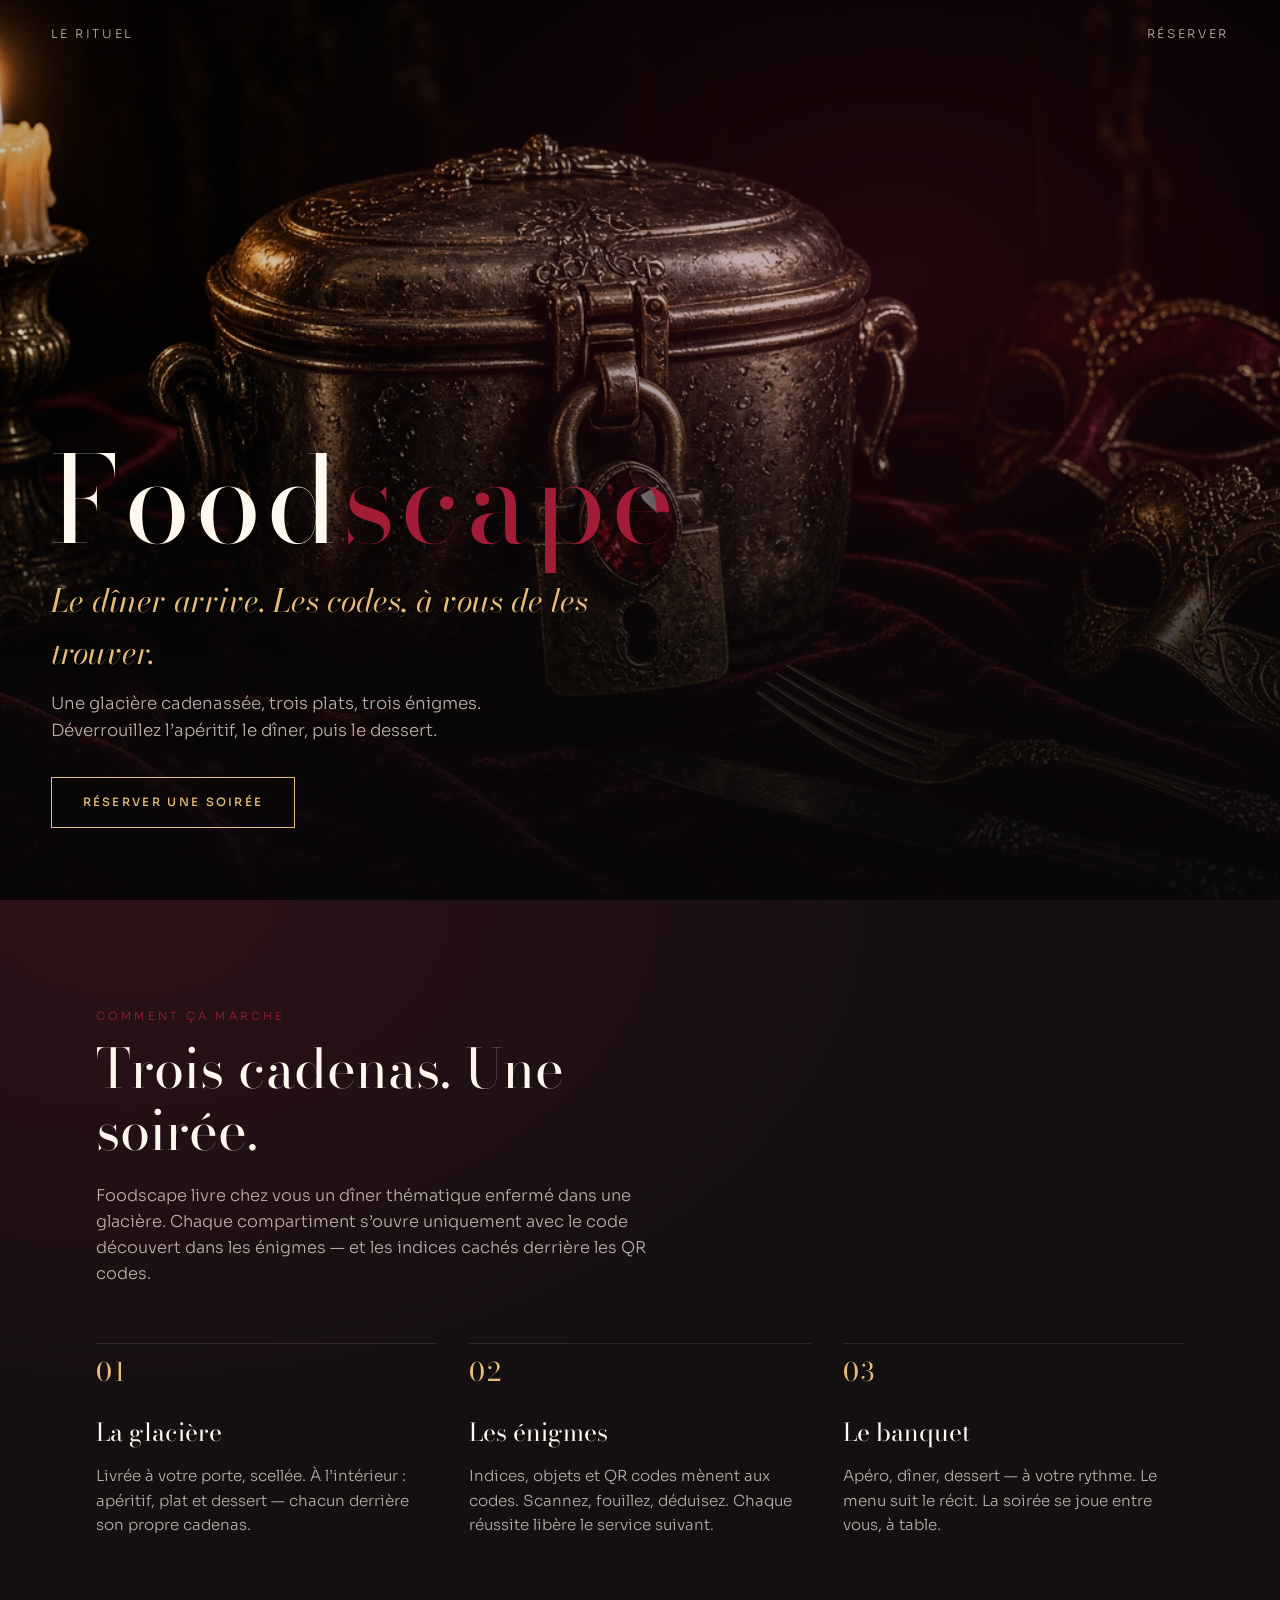
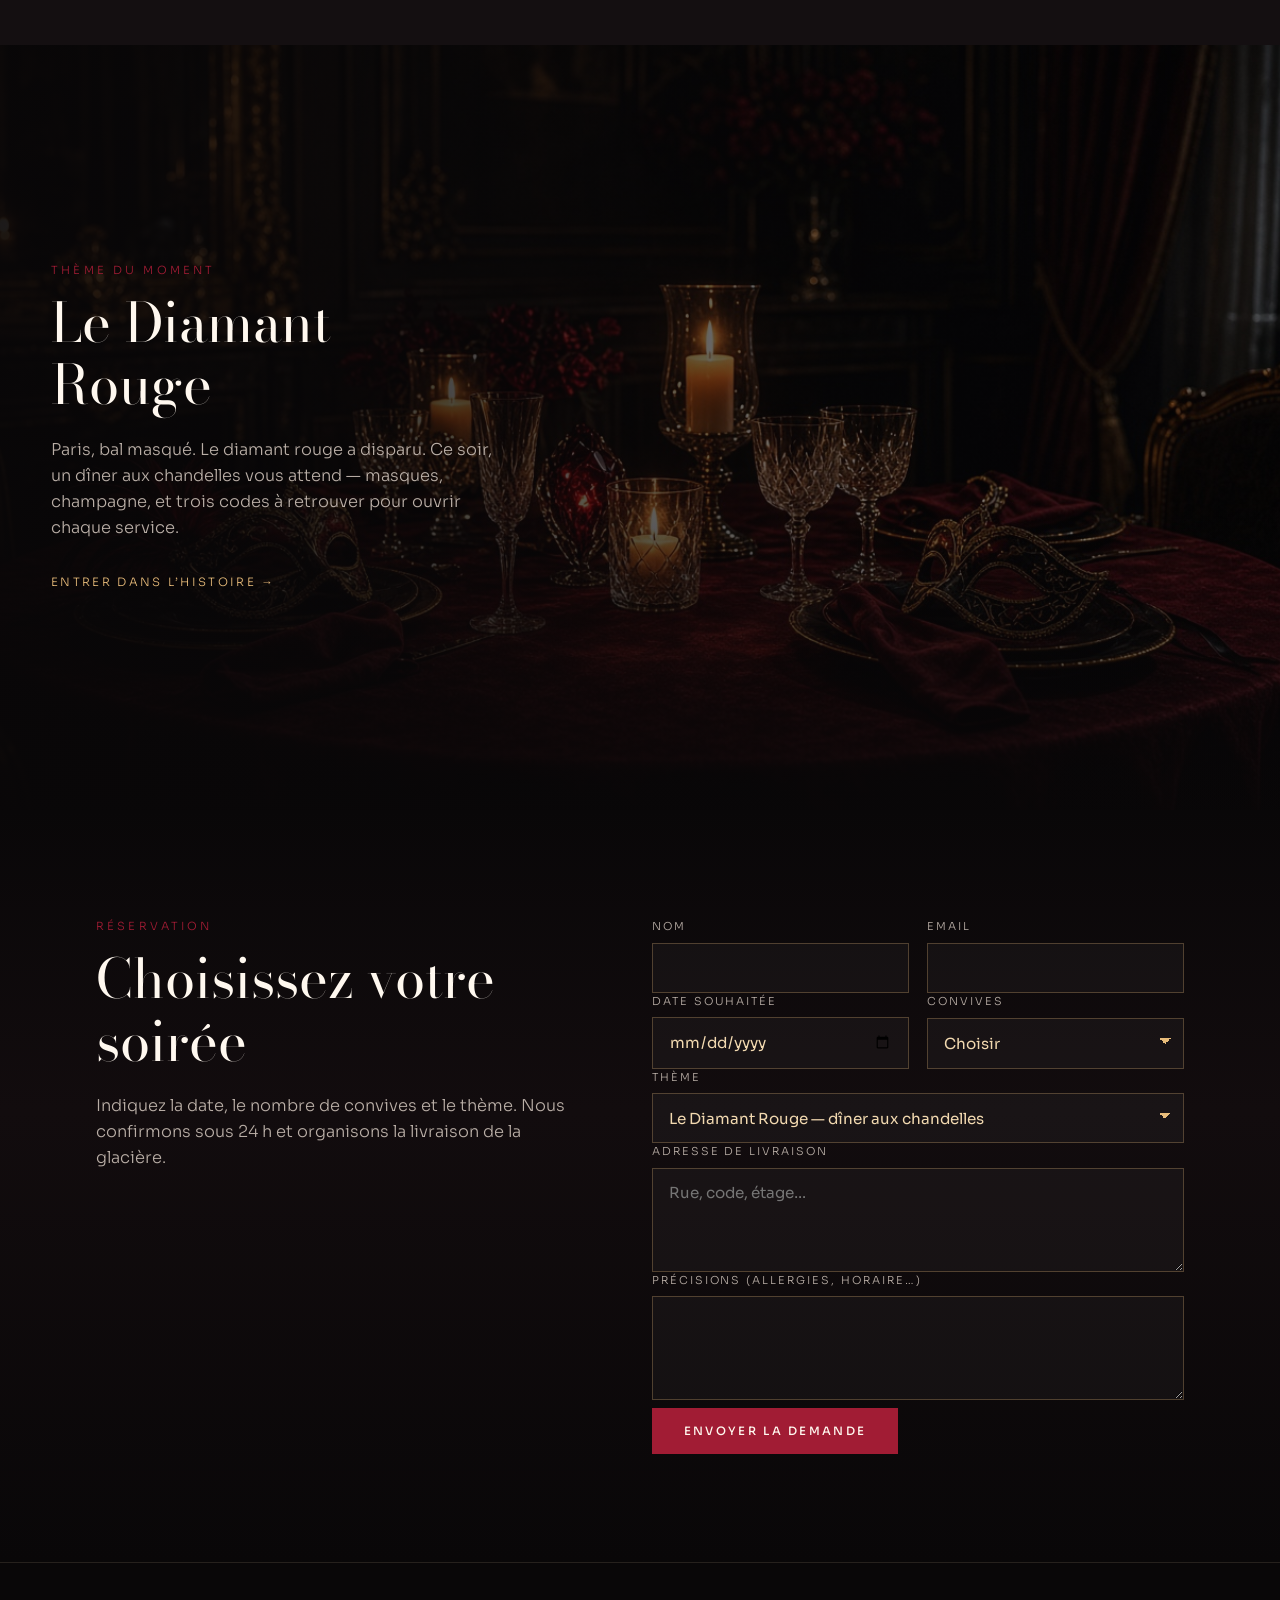
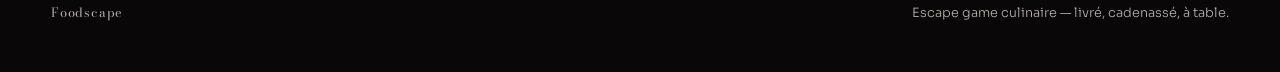
<file: src/reservation/index.html>
<!DOCTYPE html>
<html lang="fr">
<head>
  <meta charset="UTF-8" />
  <meta name="viewport" content="width=device-width, initial-scale=1.0" />
  <title>Foodscape — Réserver une soirée</title>
  <meta name="description" content="Foodscape : réservez un dîner escape game livré dans une glacière cadenassée. Déverrouillez l'apéritif, le dîner et le dessert en résolvant les énigmes." />
  <link rel="preconnect" href="https://fonts.googleapis.com" />
  <link rel="preconnect" href="https://fonts.gstatic.com" crossorigin />
  <link href="https://fonts.googleapis.com/css2?family=Bodoni+Moda:ital,opsz,wght@0,6..96,400;0,6..96,500;1,6..96,400&family=Sora:wght@300;400;500&display=swap" rel="stylesheet" />
  <link rel="stylesheet" href="styles.css" />
</head>
<body>
  <header class="nav">
    <a href="#rituel">Le rituel</a>
    <a href="#reserver">Réserver</a>
  </header>

  <main>
    <section class="hero" aria-label="Accueil Foodscape">
      <div class="hero__media">
        <img src="assets/hero.jpg" alt="Glacière cadenassée éclairée à la bougie, masques et gemme rubis" />
      </div>
      <div class="hero__veil" aria-hidden="true"></div>
      <div class="hero__content">
        <h1 class="brand">Food<span>scape</span></h1>
        <p class="hero__headline">Le dîner arrive. Les codes, à vous de les trouver.</p>
        <p class="hero__lead">Une glacière cadenassée, trois plats, trois énigmes. Déverrouillez l’apéritif, le dîner, puis le dessert.</p>
        <a class="hero__cta" href="#reserver">Réserver une soirée</a>
      </div>
    </section>

    <section class="section rituel" id="rituel">
      <div class="section__inner">
        <p class="section__eyebrow">Comment ça marche</p>
        <h2 class="section__title">Trois cadenas. Une soirée.</h2>
        <p class="section__text">Foodscape livre chez vous un dîner thématique enfermé dans une glacière. Chaque compartiment s’ouvre uniquement avec le code découvert dans les énigmes — et les indices cachés derrière les QR codes.</p>

        <div class="steps">
          <article class="step">
            <h3>La glacière</h3>
            <p>Livrée à votre porte, scellée. À l’intérieur : apéritif, plat et dessert — chacun derrière son propre cadenas.</p>
          </article>
          <article class="step">
            <h3>Les énigmes</h3>
            <p>Indices, objets et QR codes mènent aux codes. Scannez, fouillez, déduisez. Chaque réussite libère le service suivant.</p>
          </article>
          <article class="step">
            <h3>Le banquet</h3>
            <p>Apéro, dîner, dessert — à votre rythme. Le menu suit le récit. La soirée se joue entre vous, à table.</p>
          </article>
        </div>
      </div>
    </section>

    <section class="theme" id="theme" aria-labelledby="theme-title">
      <div class="theme__media">
        <img src="../themes/diamant-rouge/assets/hero.jpg" alt="Table aux chandelles, masques vénitiens, ambiance mondaine parisienne" />
      </div>
      <div class="theme__veil" aria-hidden="true"></div>
      <div class="theme__content">
        <p class="section__eyebrow">Thème du moment</p>
        <h2 class="section__title" id="theme-title">Le Diamant Rouge</h2>
        <p class="section__text">Paris, bal masqué. Le diamant rouge a disparu. Ce soir, un dîner aux chandelles vous attend — masques, champagne, et trois codes à retrouver pour ouvrir chaque service.</p>
        <a class="theme__link" href="../themes/diamant-rouge/index.html">Entrer dans l’histoire →</a>
      </div>
    </section>

    <section class="section resa" id="reserver">
      <div class="section__inner resa__layout">
        <div>
          <p class="section__eyebrow">Réservation</p>
          <h2 class="section__title">Choisissez votre soirée</h2>
          <p class="section__text">Indiquez la date, le nombre de convives et le thème. Nous confirmons sous 24 h et organisons la livraison de la glacière.</p>
        </div>

        <form class="form" id="resa-form" novalidate>
          <div class="form__fields">
            <div class="form__row">
              <div class="field">
                <label for="name">Nom</label>
                <input id="name" name="name" type="text" autocomplete="name" required />
              </div>
              <div class="field">
                <label for="email">Email</label>
                <input id="email" name="email" type="email" autocomplete="email" required />
              </div>
            </div>

            <div class="form__row">
              <div class="field">
                <label for="date">Date souhaitée</label>
                <input id="date" name="date" type="date" required />
              </div>
              <div class="field">
                <label for="guests">Convives</label>
                <select id="guests" name="guests" required>
                  <option value="" disabled selected>Choisir</option>
                  <option value="2">2 personnes</option>
                  <option value="4">4 personnes</option>
                  <option value="6">6 personnes</option>
                </select>
              </div>
            </div>

            <div class="field">
              <label for="theme-select">Thème</label>
              <select id="theme-select" name="theme" required>
                <option value="diamant-rouge" selected>Le Diamant Rouge — dîner aux chandelles</option>
              </select>
            </div>

            <div class="field">
              <label for="address">Adresse de livraison</label>
              <textarea id="address" name="address" required placeholder="Rue, code, étage…"></textarea>
            </div>

            <div class="field">
              <label for="notes">Précisions (allergies, horaire…)</label>
              <textarea id="notes" name="notes"></textarea>
            </div>

            <button class="form__submit" type="submit">Envoyer la demande</button>
          </div>

          <div class="form__success" id="resa-success" role="status" aria-live="polite">
            <h3>Demande reçue</h3>
            <p>Merci. Nous vous recontactons sous 24 h pour confirmer la livraison de votre glacière Foodscape.</p>
          </div>
        </form>
      </div>
    </section>
  </main>

  <footer class="footer">
    <p class="footer__brand">Foodscape</p>
    <p>Escape game culinaire — livré, cadenassé, à table.</p>
  </footer>

  <script src="script.js"></script>
</body>
</html>
</file>
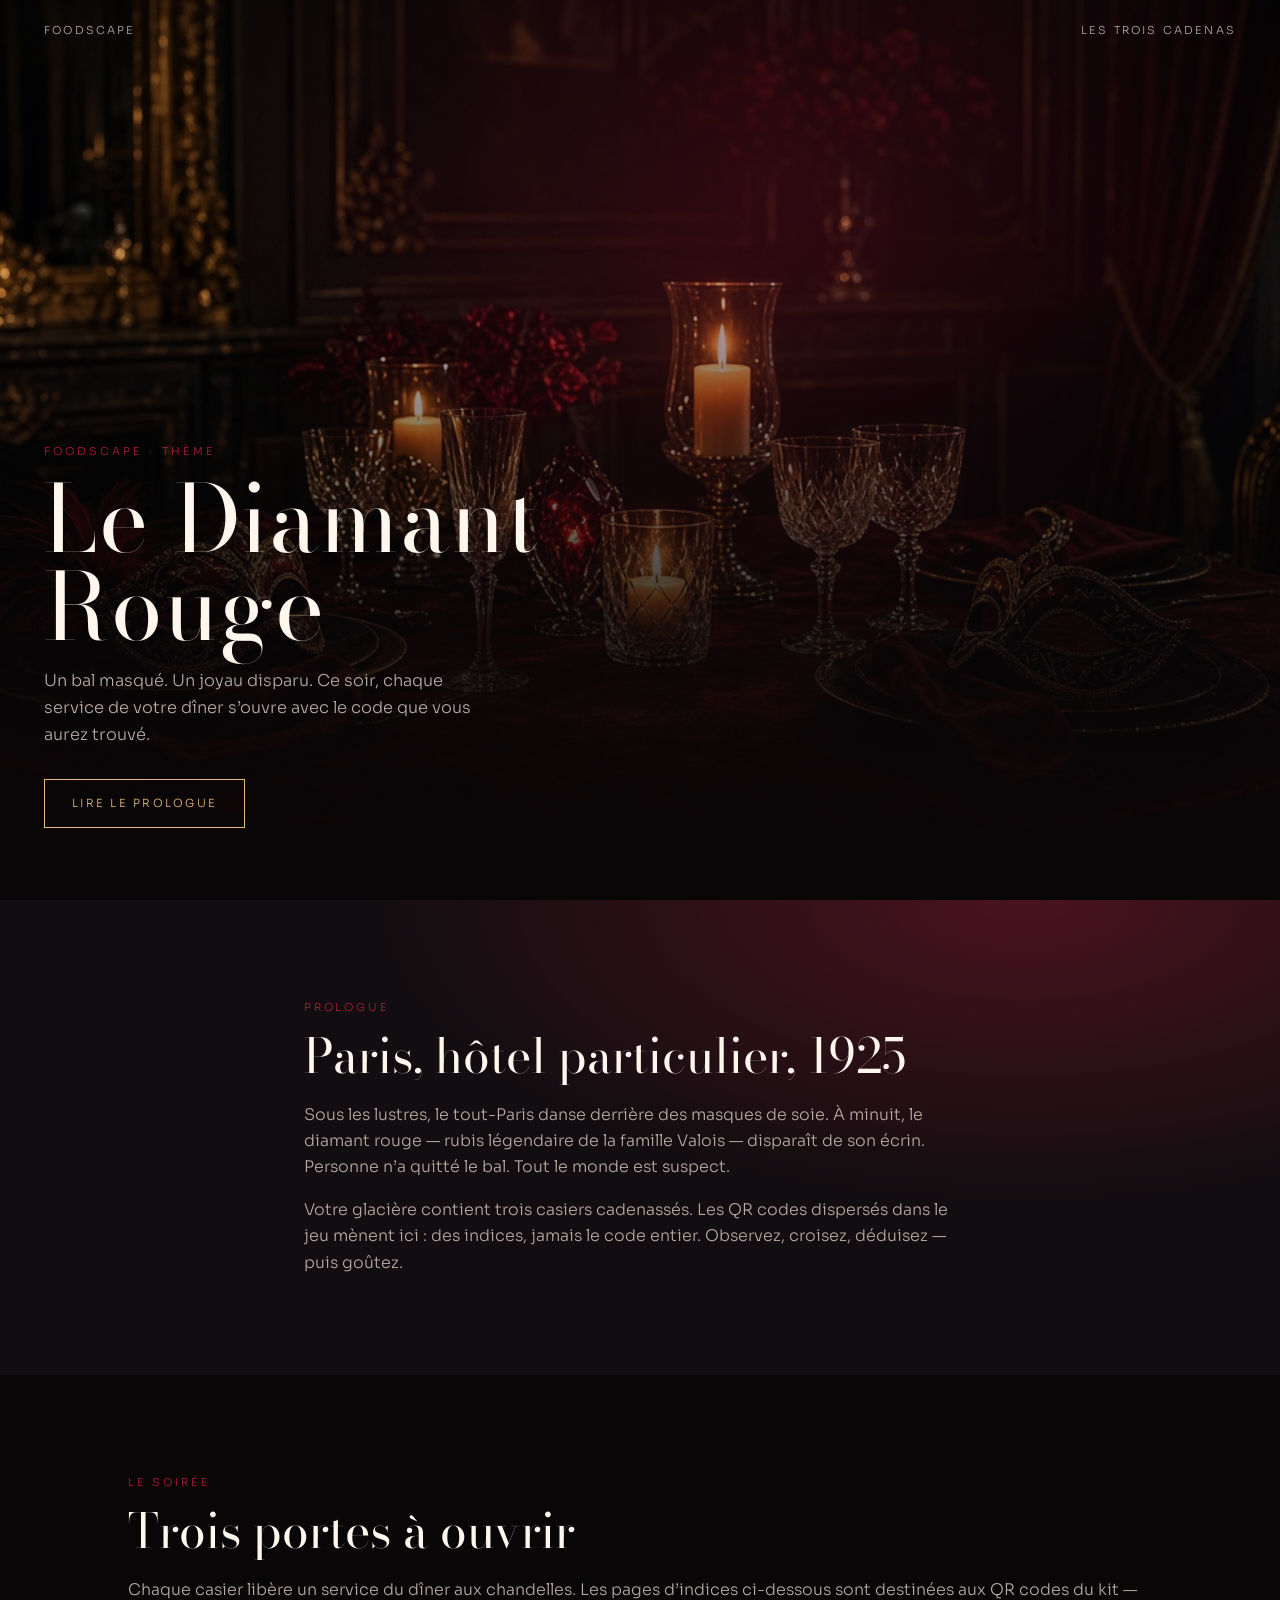
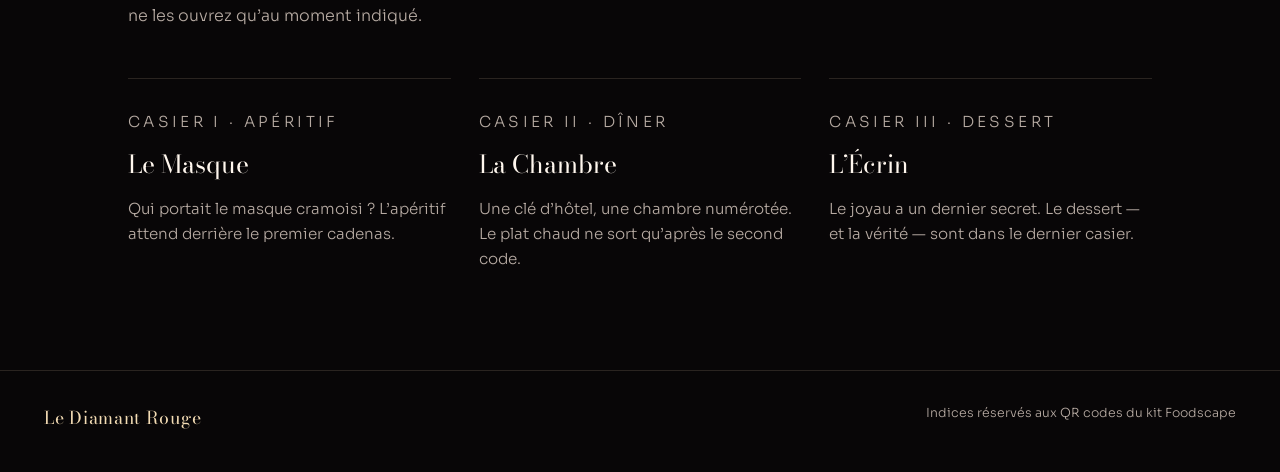
<file: src/themes/diamant-rouge/index.html>
<!DOCTYPE html>
<html lang="fr">
<head>
  <meta charset="UTF-8" />
  <meta name="viewport" content="width=device-width, initial-scale=1.0" />
  <title>Le Diamant Rouge — Foodscape</title>
  <meta name="description" content="Escape game culinaire : le vol du diamant rouge de Paris. Déverrouillez apéritif, dîner et dessert aux chandelles." />
  <link rel="preconnect" href="https://fonts.googleapis.com" />
  <link rel="preconnect" href="https://fonts.gstatic.com" crossorigin />
  <link href="https://fonts.googleapis.com/css2?family=Bodoni+Moda:ital,opsz,wght@0,6..96,400;0,6..96,500;1,6..96,400&family=Sora:wght@300;400;500&display=swap" rel="stylesheet" />
  <link rel="stylesheet" href="styles.css" />
</head>
<body>
  <header class="topbar">
    <a href="../../reservation/index.html">Foodscape</a>
    <a href="#services">Les trois cadenas</a>
  </header>

  <main>
    <section class="hero" aria-label="Le Diamant Rouge">
      <div class="hero__media">
        <img src="assets/hero.jpg" alt="Dîner aux chandelles, masques et cristal dans un salon parisien" />
      </div>
      <div class="hero__veil" aria-hidden="true"></div>
      <div class="hero__content">
        <p class="brand-line">Foodscape · Thème</p>
        <h1 class="hero__title">Le Diamant Rouge</h1>
        <p class="hero__lead">Un bal masqué. Un joyau disparu. Ce soir, chaque service de votre dîner s’ouvre avec le code que vous aurez trouvé.</p>
        <a class="hero__cta" href="#recit">Lire le prologue</a>
      </div>
    </section>

    <section class="section recit" id="recit">
      <div class="section__inner">
        <p class="section__eyebrow">Prologue</p>
        <h2 class="section__title">Paris, hôtel particulier, 1925</h2>
        <p class="section__text">Sous les lustres, le tout-Paris danse derrière des masques de soie. À minuit, le diamant rouge — rubis légendaire de la famille Valois — disparaît de son écrin. Personne n’a quitté le bal. Tout le monde est suspect.</p>
        <p class="section__text">Votre glacière contient trois casiers cadenassés. Les QR codes dispersés dans le jeu mènent ici : des indices, jamais le code entier. Observez, croisez, déduisez — puis goûtez.</p>
      </div>
    </section>

    <section class="section section--wide" id="services">
      <div class="section__inner">
        <p class="section__eyebrow">Le soirée</p>
        <h2 class="section__title">Trois portes à ouvrir</h2>
        <p class="section__text">Chaque casier libère un service du dîner aux chandelles. Les pages d’indices ci-dessous sont destinées aux QR codes du kit — ne les ouvrez qu’au moment indiqué.</p>

        <div class="services">
          <article class="service">
            <p class="service__course">Casier I · Apéritif</p>
            <h3>Le Masque</h3>
            <p>Qui portait le masque cramoisi ? L’apéritif attend derrière le premier cadenas.</p>
          </article>
          <article class="service">
            <p class="service__course">Casier II · Dîner</p>
            <h3>La Chambre</h3>
            <p>Une clé d’hôtel, une chambre numérotée. Le plat chaud ne sort qu’après le second code.</p>
          </article>
          <article class="service">
            <p class="service__course">Casier III · Dessert</p>
            <h3>L’Écrin</h3>
            <p>Le joyau a un dernier secret. Le dessert — et la vérité — sont dans le dernier casier.</p>
          </article>
        </div>
      </div>
    </section>
  </main>

  <footer class="footer">
    <strong>Le Diamant Rouge</strong>
    <p>Indices réservés aux QR codes du kit Foodscape</p>
  </footer>

  <script>
    (() => {
      const items = document.querySelectorAll(".service");
      if (!items.length || !("IntersectionObserver" in window)) {
        items.forEach((el) => el.classList.add("is-visible"));
        return;
      }
      const io = new IntersectionObserver((entries) => {
        entries.forEach((e) => {
          if (e.isIntersecting) {
            e.target.classList.add("is-visible");
            io.unobserve(e.target);
          }
        });
      }, { threshold: 0.2 });
      items.forEach((el) => io.observe(el));
    })();
  </script>
</body>
</html>
</file>
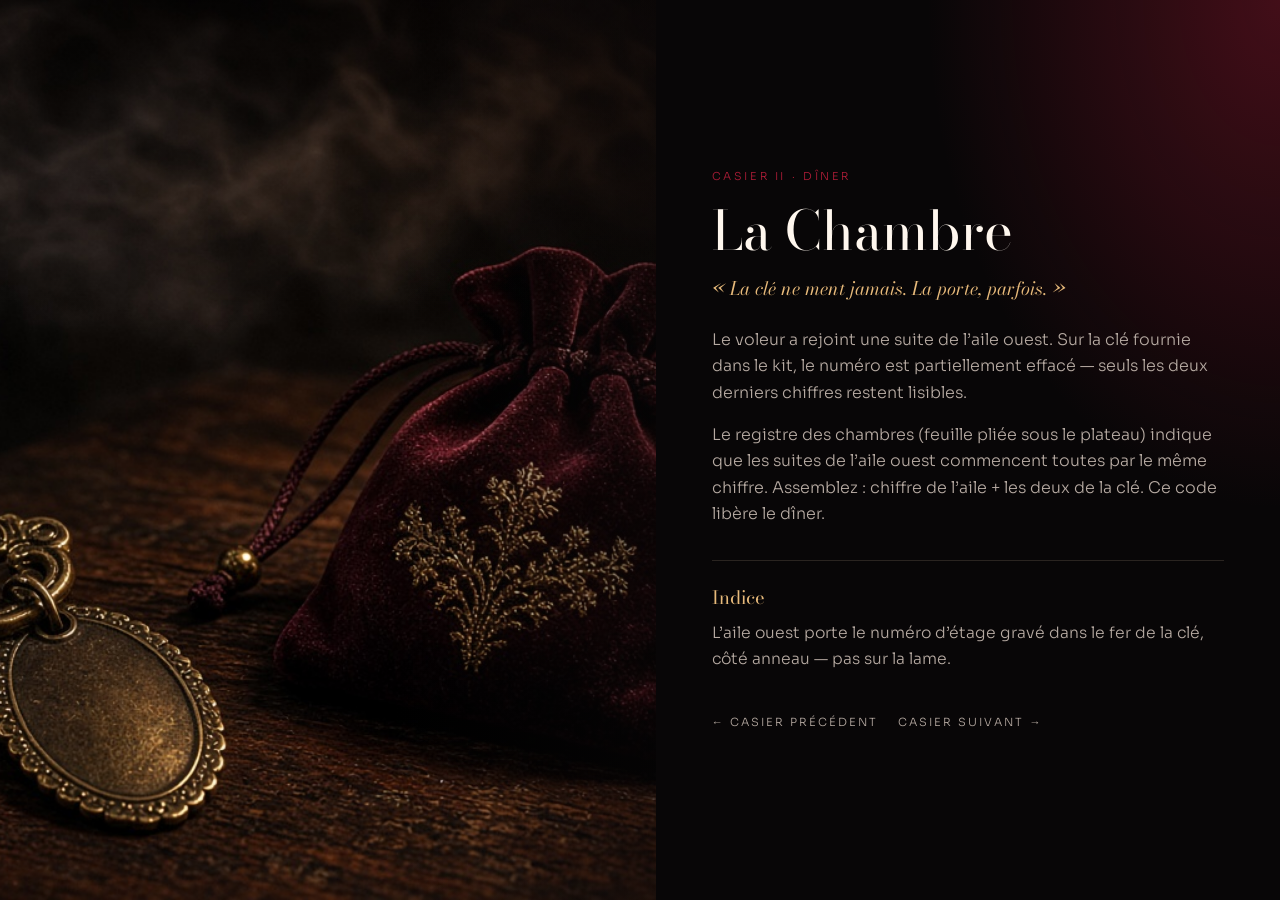
<file: src/themes/diamant-rouge/indices/chambre.html>
<!DOCTYPE html>
<html lang="fr">
<head>
  <meta charset="UTF-8" />
  <meta name="viewport" content="width=device-width, initial-scale=1.0" />
  <title>Indice — La Chambre | Diamant Rouge</title>
  <meta name="description" content="Indice QR Foodscape : la chambre de l'hôtel. Déverrouillez le dîner du Diamant Rouge." />
  <meta name="robots" content="noindex" />
  <link rel="preconnect" href="https://fonts.googleapis.com" />
  <link rel="preconnect" href="https://fonts.gstatic.com" crossorigin />
  <link href="https://fonts.googleapis.com/css2?family=Bodoni+Moda:ital,opsz,wght@0,6..96,400;0,6..96,500;1,6..96,400&family=Sora:wght@300;400;500&display=swap" rel="stylesheet" />
  <link rel="stylesheet" href="../styles.css" />
</head>
<body>
  <article class="indice">
    <div class="indice__media">
      <img src="../assets/chambre.jpg" alt="Clé d'hôtel ancienne et pochette de velours au clair de bougie" />
    </div>
    <div class="indice__body">
      <p class="indice__meta">Casier II · Dîner</p>
      <h1 class="indice__title">La Chambre</h1>
      <p class="indice__whisper">« La clé ne ment jamais. La porte, parfois. »</p>
      <p class="indice__text">Le voleur a rejoint une suite de l’aile ouest. Sur la clé fournie dans le kit, le numéro est partiellement effacé — seuls les deux derniers chiffres restent lisibles.</p>
      <p class="indice__text">Le registre des chambres (feuille pliée sous le plateau) indique que les suites de l’aile ouest commencent toutes par le même chiffre. Assemblez : chiffre de l’aile + les deux de la clé. Ce code libère le dîner.</p>
      <div class="indice__clue">
        <strong>Indice</strong>
        <p>L’aile ouest porte le numéro d’étage gravé dans le fer de la clé, côté anneau — pas sur la lame.</p>
      </div>
      <nav class="indice__nav" aria-label="Navigation indices">
        <a href="masque.html">← Casier précédent</a>
        <a href="ecrin.html">Casier suivant →</a>
      </nav>
    </div>
  </article>
</body>
</html>
</file>
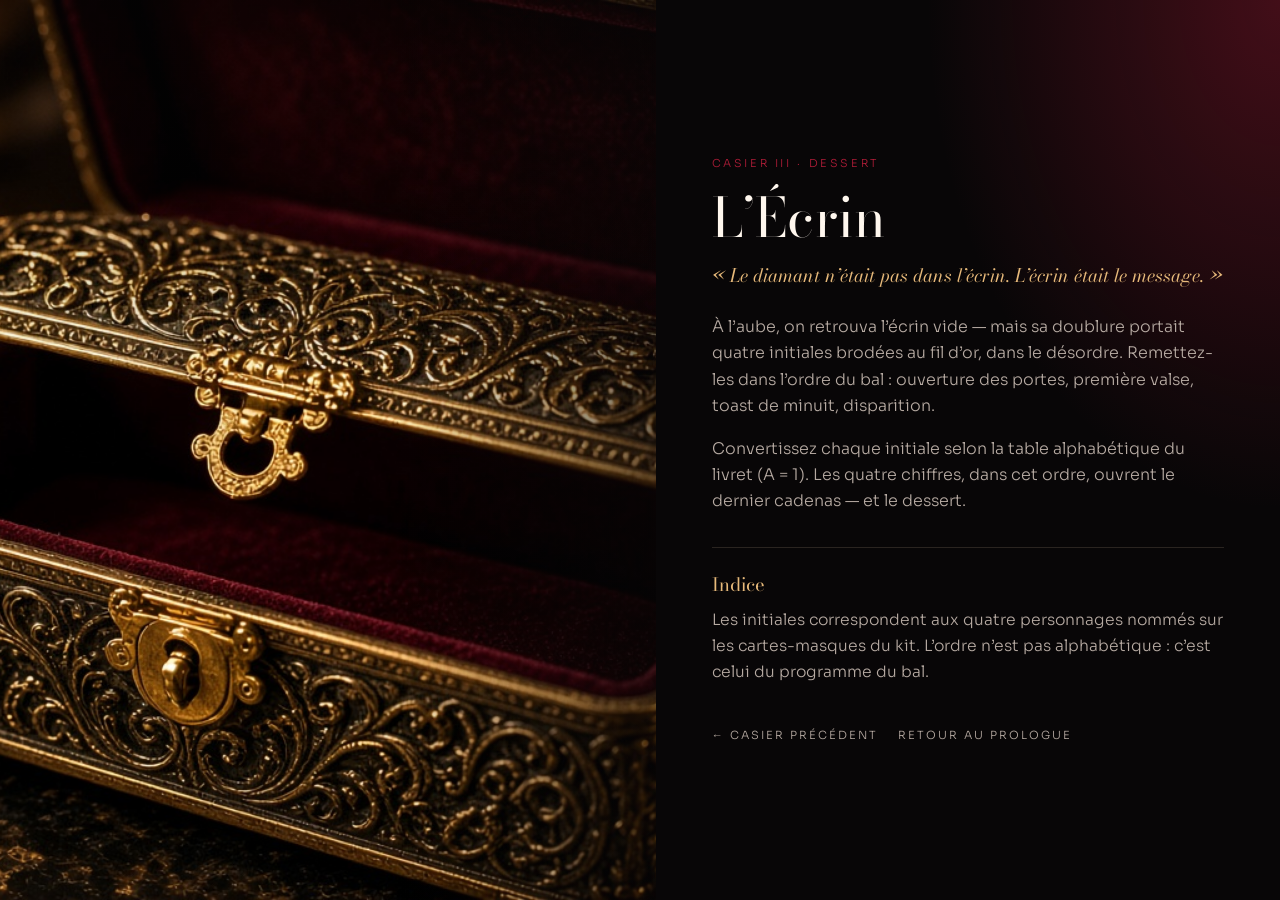
<file: src/themes/diamant-rouge/indices/ecrin.html>
<!DOCTYPE html>
<html lang="fr">
<head>
  <meta charset="UTF-8" />
  <meta name="viewport" content="width=device-width, initial-scale=1.0" />
  <title>Indice — L'Écrin | Diamant Rouge</title>
  <meta name="description" content="Indice QR Foodscape : l'écrin du diamant. Déverrouillez le dessert du Diamant Rouge." />
  <meta name="robots" content="noindex" />
  <link rel="preconnect" href="https://fonts.googleapis.com" />
  <link rel="preconnect" href="https://fonts.gstatic.com" crossorigin />
  <link href="https://fonts.googleapis.com/css2?family=Bodoni+Moda:ital,opsz,wght@0,6..96,400;0,6..96,500;1,6..96,400&family=Sora:wght@300;400;500&display=swap" rel="stylesheet" />
  <link rel="stylesheet" href="../styles.css" />
</head>
<body>
  <article class="indice">
    <div class="indice__media">
      <img src="../assets/ecrin.jpg" alt="Écrin à bijoux ouvert, doublure de velours rouge, fermoir doré" />
    </div>
    <div class="indice__body">
      <p class="indice__meta">Casier III · Dessert</p>
      <h1 class="indice__title">L’Écrin</h1>
      <p class="indice__whisper">« Le diamant n’était pas dans l’écrin. L’écrin était le message. »</p>
      <p class="indice__text">À l’aube, on retrouva l’écrin vide — mais sa doublure portait quatre initiales brodées au fil d’or, dans le désordre. Remettez-les dans l’ordre du bal : ouverture des portes, première valse, toast de minuit, disparition.</p>
      <p class="indice__text">Convertissez chaque initiale selon la table alphabétique du livret (A = 1). Les quatre chiffres, dans cet ordre, ouvrent le dernier cadenas — et le dessert.</p>
      <div class="indice__clue">
        <strong>Indice</strong>
        <p>Les initiales correspondent aux quatre personnages nommés sur les cartes-masques du kit. L’ordre n’est pas alphabétique : c’est celui du programme du bal.</p>
      </div>
      <nav class="indice__nav" aria-label="Navigation indices">
        <a href="chambre.html">← Casier précédent</a>
        <a href="../index.html">Retour au prologue</a>
      </nav>
    </div>
  </article>
</body>
</html>
</file>
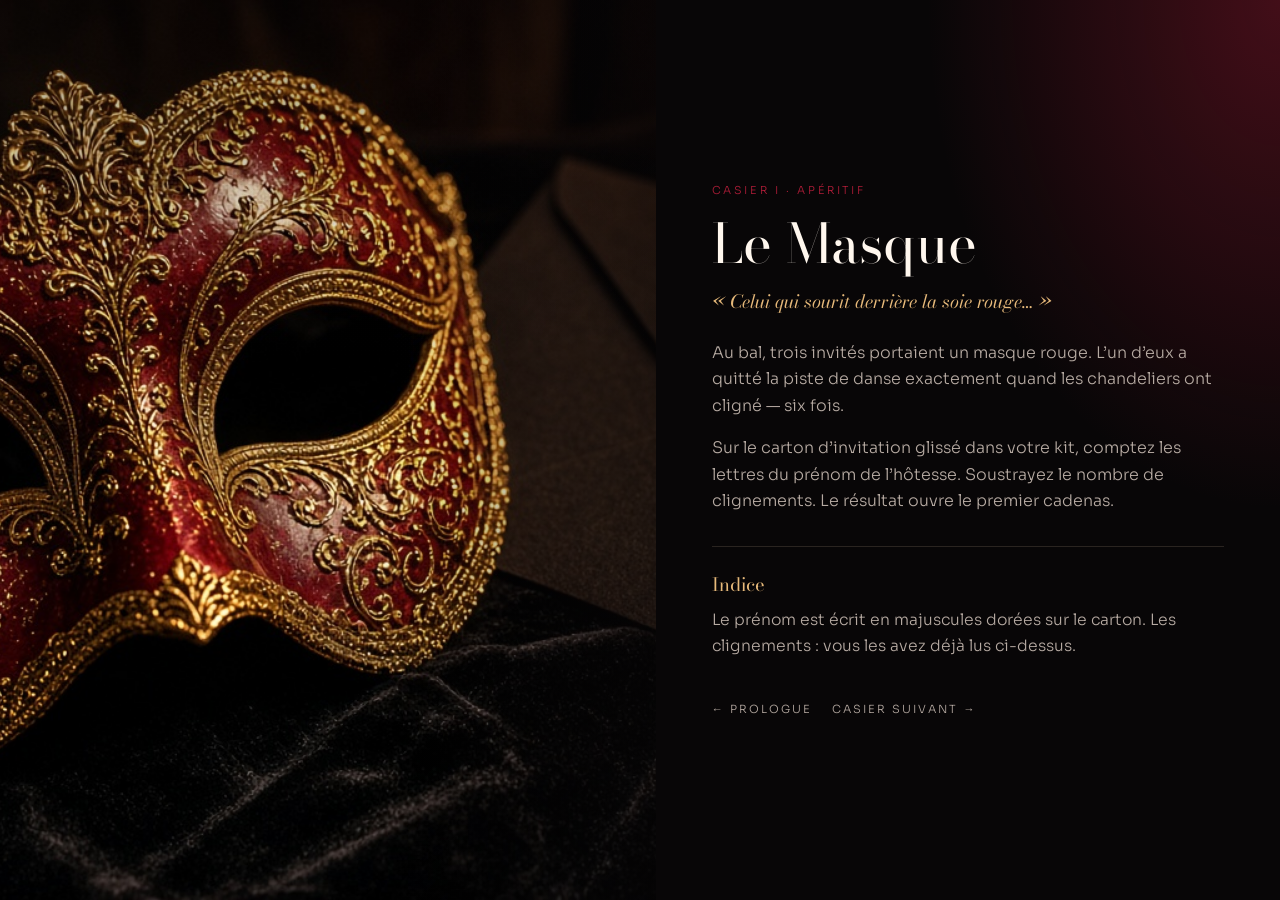
<file: src/themes/diamant-rouge/indices/masque.html>
<!DOCTYPE html>
<html lang="fr">
<head>
  <meta charset="UTF-8" />
  <meta name="viewport" content="width=device-width, initial-scale=1.0" />
  <title>Indice — Le Masque | Diamant Rouge</title>
  <meta name="description" content="Indice QR Foodscape : le masque cramoisi. Déverrouillez l'apéritif du Diamant Rouge." />
  <meta name="robots" content="noindex" />
  <link rel="preconnect" href="https://fonts.googleapis.com" />
  <link rel="preconnect" href="https://fonts.gstatic.com" crossorigin />
  <link href="https://fonts.googleapis.com/css2?family=Bodoni+Moda:ital,opsz,wght@0,6..96,400;0,6..96,500;1,6..96,400&family=Sora:wght@300;400;500&display=swap" rel="stylesheet" />
  <link rel="stylesheet" href="../styles.css" />
</head>
<body>
  <article class="indice">
    <div class="indice__media">
      <img src="../assets/masque.jpg" alt="Masque vénitien cramoisi et enveloppe cachetée à la cire" />
    </div>
    <div class="indice__body">
      <p class="indice__meta">Casier I · Apéritif</p>
      <h1 class="indice__title">Le Masque</h1>
      <p class="indice__whisper">« Celui qui sourit derrière la soie rouge… »</p>
      <p class="indice__text">Au bal, trois invités portaient un masque rouge. L’un d’eux a quitté la piste de danse exactement quand les chandeliers ont cligné — six fois.</p>
      <p class="indice__text">Sur le carton d’invitation glissé dans votre kit, comptez les lettres du prénom de l’hôtesse. Soustrayez le nombre de clignements. Le résultat ouvre le premier cadenas.</p>
      <div class="indice__clue">
        <strong>Indice</strong>
        <p>Le prénom est écrit en majuscules dorées sur le carton. Les clignements : vous les avez déjà lus ci-dessus.</p>
      </div>
      <nav class="indice__nav" aria-label="Navigation indices">
        <a href="../index.html">← Prologue</a>
        <a href="chambre.html">Casier suivant →</a>
      </nav>
    </div>
  </article>
</body>
</html>
</file>
<file: src/reservation/styles.css>
/* Foodscape — Réservation */

:root {
  --ink: #090708;
  --velvet: #140f11;
  --ruby: #a11c34;
  --ruby-deep: #6e1223;
  --candle: #e8bc7a;
  --champagne: #f2d9b0;
  --smoke: #b9aea6;
  --mist: rgba(242, 217, 176, 0.12);
  --font-display: "Bodoni Moda", "Times New Roman", serif;
  --font-body: "Sora", "Segoe UI", sans-serif;
  --ease: cubic-bezier(0.22, 1, 0.36, 1);
}

*,
*::before,
*::after {
  box-sizing: border-box;
  margin: 0;
  padding: 0;
}

html {
  scroll-behavior: smooth;
}

body {
  font-family: var(--font-body);
  font-weight: 300;
  color: var(--champagne);
  background: var(--ink);
  line-height: 1.6;
  overflow-x: hidden;
}

img {
  display: block;
  max-width: 100%;
}

a {
  color: inherit;
  text-decoration: none;
}

/* ——— Nav ——— */

.nav {
  position: absolute;
  top: 0;
  left: 0;
  right: 0;
  z-index: 10;
  display: flex;
  justify-content: space-between;
  align-items: center;
  padding: 1.5rem clamp(1.25rem, 4vw, 3.5rem);
  opacity: 0;
  animation: fade-in 1.2s var(--ease) 0.4s forwards;
}

.nav a {
  font-size: 0.75rem;
  letter-spacing: 0.22em;
  text-transform: uppercase;
  color: var(--smoke);
  transition: color 0.3s ease;
}

.nav a:hover {
  color: var(--candle);
}

/* ——— Hero ——— */

.hero {
  position: relative;
  min-height: 100svh;
  display: grid;
  align-items: end;
  isolation: isolate;
}

.hero__media {
  position: absolute;
  inset: 0;
  z-index: -2;
}

.hero__media img {
  width: 100%;
  height: 100%;
  object-fit: cover;
  object-position: center 40%;
  transform: scale(1.06);
  animation: ken-burns 18s var(--ease) forwards;
}

.hero__veil {
  position: absolute;
  inset: 0;
  z-index: -1;
  background:
    linear-gradient(180deg, rgba(9, 7, 8, 0.35) 0%, rgba(9, 7, 8, 0.15) 35%, rgba(9, 7, 8, 0.75) 70%, rgba(9, 7, 8, 0.96) 100%),
    radial-gradient(ellipse at 70% 30%, rgba(161, 28, 52, 0.25), transparent 55%);
}

.hero__content {
  padding: 0 clamp(1.25rem, 4vw, 3.5rem) clamp(3rem, 8vh, 5.5rem);
  max-width: 42rem;
}

.brand {
  font-family: var(--font-display);
  font-size: clamp(3.4rem, 11vw, 7.5rem);
  font-weight: 400;
  line-height: 0.9;
  letter-spacing: 0.04em;
  color: #fff8ef;
  opacity: 0;
  transform: translateY(1.5rem);
  animation: rise 1.1s var(--ease) 0.15s forwards;
}

.brand span {
  color: var(--ruby);
}

.hero__headline {
  margin-top: 1.35rem;
  font-family: var(--font-display);
  font-size: clamp(1.35rem, 3.2vw, 2rem);
  font-weight: 400;
  font-style: italic;
  color: var(--candle);
  opacity: 0;
  transform: translateY(1rem);
  animation: rise 1s var(--ease) 0.45s forwards;
}

.hero__lead {
  margin-top: 0.85rem;
  max-width: 28rem;
  font-size: clamp(0.95rem, 1.6vw, 1.05rem);
  color: var(--smoke);
  opacity: 0;
  transform: translateY(1rem);
  animation: rise 1s var(--ease) 0.65s forwards;
}

.hero__cta {
  display: inline-flex;
  margin-top: 2rem;
  padding: 0.95rem 1.9rem;
  border: 1px solid var(--candle);
  background: transparent;
  color: var(--candle);
  font-family: var(--font-body);
  font-size: 0.72rem;
  font-weight: 500;
  letter-spacing: 0.2em;
  text-transform: uppercase;
  cursor: pointer;
  opacity: 0;
  transform: translateY(1rem);
  animation: rise 1s var(--ease) 0.85s forwards;
  transition: background 0.35s ease, color 0.35s ease;
}

.hero__cta:hover {
  background: var(--candle);
  color: var(--ink);
}

/* ——— Sections ——— */

.section {
  padding: clamp(4.5rem, 12vh, 8rem) clamp(1.25rem, 4vw, 3.5rem);
}

.section__inner {
  max-width: 68rem;
  margin: 0 auto;
}

.section__eyebrow {
  font-size: 0.7rem;
  letter-spacing: 0.28em;
  text-transform: uppercase;
  color: var(--ruby);
}

.section__title {
  margin-top: 0.75rem;
  font-family: var(--font-display);
  font-size: clamp(2rem, 5vw, 3.4rem);
  font-weight: 400;
  line-height: 1.15;
  color: #fff8ef;
  max-width: 18ch;
}

.section__text {
  margin-top: 1.25rem;
  max-width: 36rem;
  color: var(--smoke);
  font-size: 1.02rem;
}

/* ——— Rituel ——— */

.rituel {
  background:
    radial-gradient(ellipse at 10% 0%, rgba(161, 28, 52, 0.18), transparent 50%),
    var(--velvet);
}

.steps {
  display: grid;
  gap: 2.5rem;
  margin-top: 3.5rem;
  counter-reset: step;
}

@media (min-width: 800px) {
  .steps {
    grid-template-columns: repeat(3, 1fr);
    gap: 2rem;
  }
}

.step {
  position: relative;
  padding-top: 0.5rem;
  border-top: 1px solid var(--mist);
  counter-increment: step;
  opacity: 0;
  transform: translateY(1.25rem);
  transition: opacity 0.8s var(--ease), transform 0.8s var(--ease);
}

.step.is-visible {
  opacity: 1;
  transform: none;
}

.step::before {
  content: counter(step, decimal-leading-zero);
  display: block;
  margin-bottom: 1.25rem;
  font-family: var(--font-display);
  font-size: 1.6rem;
  color: var(--candle);
  letter-spacing: 0.08em;
}

.step h3 {
  font-family: var(--font-display);
  font-size: 1.55rem;
  font-weight: 400;
  color: #fff8ef;
}

.step p {
  margin-top: 0.7rem;
  color: var(--smoke);
  font-size: 0.95rem;
}

/* ——— Thème ——— */

.theme {
  position: relative;
  display: grid;
  min-height: 85svh;
  isolation: isolate;
}

.theme__media {
  position: absolute;
  inset: 0;
  z-index: -2;
}

.theme__media img {
  width: 100%;
  height: 100%;
  object-fit: cover;
  object-position: center;
}

.theme__veil {
  position: absolute;
  inset: 0;
  z-index: -1;
  background:
    linear-gradient(90deg, rgba(9, 7, 8, 0.92) 0%, rgba(9, 7, 8, 0.7) 42%, rgba(9, 7, 8, 0.35) 100%),
    linear-gradient(180deg, transparent 60%, rgba(9, 7, 8, 0.85) 100%);
}

.theme__content {
  align-self: center;
  padding: clamp(4rem, 10vh, 7rem) clamp(1.25rem, 4vw, 3.5rem);
  max-width: 34rem;
}

.theme__content .section__title {
  max-width: none;
}

.theme__link {
  display: inline-flex;
  margin-top: 2rem;
  font-size: 0.72rem;
  letter-spacing: 0.2em;
  text-transform: uppercase;
  color: var(--candle);
  border-bottom: 1px solid transparent;
  transition: border-color 0.3s ease;
}

.theme__link:hover {
  border-color: var(--candle);
}

/* ——— Réservation ——— */

.resa {
  background:
    linear-gradient(180deg, var(--ink), #120c0e 40%, var(--ink));
}

.resa__layout {
  display: grid;
  gap: 3rem;
}

@media (min-width: 900px) {
  .resa__layout {
    grid-template-columns: 1fr 1.1fr;
    gap: 4.5rem;
    align-items: start;
  }
}

.form {
  display: grid;
  gap: 1.15rem;
}

.field {
  display: grid;
  gap: 0.45rem;
}

.field label {
  font-size: 0.68rem;
  letter-spacing: 0.18em;
  text-transform: uppercase;
  color: var(--smoke);
}

.field input,
.field select,
.field textarea {
  width: 100%;
  padding: 0.9rem 1rem;
  border: 1px solid rgba(232, 188, 122, 0.28);
  background: rgba(255, 248, 239, 0.03);
  color: var(--champagne);
  font-family: var(--font-body);
  font-size: 0.95rem;
  outline: none;
  transition: border-color 0.3s ease, background 0.3s ease;
}

.field input:focus,
.field select:focus,
.field textarea:focus {
  border-color: var(--candle);
  background: rgba(232, 188, 122, 0.06);
}

.field select {
  appearance: none;
  background-image: linear-gradient(45deg, transparent 50%, var(--candle) 50%),
    linear-gradient(135deg, var(--candle) 50%, transparent 50%);
  background-position: calc(100% - 18px) calc(50% - 2px), calc(100% - 12px) calc(50% - 2px);
  background-size: 6px 6px, 6px 6px;
  background-repeat: no-repeat;
}

.field select option {
  background: var(--velvet);
  color: var(--champagne);
}

.field textarea {
  min-height: 6.5rem;
  resize: vertical;
}

.form__row {
  display: grid;
  gap: 1.15rem;
}

@media (min-width: 560px) {
  .form__row {
    grid-template-columns: 1fr 1fr;
  }
}

.form__submit {
  justify-self: start;
  margin-top: 0.5rem;
  padding: 1rem 2rem;
  border: none;
  background: var(--ruby);
  color: #fff8ef;
  font-family: var(--font-body);
  font-size: 0.72rem;
  font-weight: 500;
  letter-spacing: 0.2em;
  text-transform: uppercase;
  cursor: pointer;
  transition: background 0.3s ease, transform 0.3s ease;
}

.form__submit:hover {
  background: var(--ruby-deep);
  transform: translateY(-1px);
}

.form__success {
  display: none;
  padding: 1.5rem;
  border: 1px solid rgba(232, 188, 122, 0.35);
  background: rgba(232, 188, 122, 0.06);
}

.form__success.is-shown {
  display: block;
  animation: rise 0.6s var(--ease);
}

.form__success h3 {
  font-family: var(--font-display);
  font-size: 1.5rem;
  font-weight: 400;
  color: var(--candle);
}

.form__success p {
  margin-top: 0.6rem;
  color: var(--smoke);
}

.form.is-sent .form__fields {
  display: none;
}

/* ——— Footer ——— */

.footer {
  padding: 2.5rem clamp(1.25rem, 4vw, 3.5rem) 3rem;
  border-top: 1px solid var(--mist);
  display: flex;
  flex-wrap: wrap;
  gap: 1rem;
  justify-content: space-between;
  align-items: center;
}

.footer__brand {
  font-family: var(--font-display);
  font-size: 1.4rem;
  letter-spacing: 0.06em;
}

.footer p {
  font-size: 0.8rem;
  color: var(--smoke);
}

/* ——— Motion ——— */

@keyframes rise {
  to {
    opacity: 1;
    transform: none;
  }
}

@keyframes fade-in {
  to {
    opacity: 1;
  }
}

@keyframes ken-burns {
  to {
    transform: scale(1);
  }
}

@media (prefers-reduced-motion: reduce) {
  *,
  *::before,
  *::after {
    animation: none !important;
    transition: none !important;
  }

  .hero__media img {
    transform: none;
  }

  .nav,
  .brand,
  .hero__headline,
  .hero__lead,
  .hero__cta,
  .step {
    opacity: 1;
    transform: none;
  }
}
</file>
<file: src/themes/diamant-rouge/styles.css>
/* Diamant Rouge — thème & indices */

:root {
  --ink: #080607;
  --velvet: #120d10;
  --ruby: #b01d38;
  --ruby-glow: rgba(176, 29, 56, 0.35);
  --candle: #e6b97a;
  --champagne: #f3dcb4;
  --smoke: #b6aaa2;
  --mist: rgba(243, 220, 180, 0.14);
  --font-display: "Bodoni Moda", "Times New Roman", serif;
  --font-body: "Sora", "Segoe UI", sans-serif;
  --ease: cubic-bezier(0.22, 1, 0.36, 1);
}

*,
*::before,
*::after {
  box-sizing: border-box;
  margin: 0;
  padding: 0;
}

html {
  scroll-behavior: smooth;
}

body {
  font-family: var(--font-body);
  font-weight: 300;
  color: var(--champagne);
  background: var(--ink);
  line-height: 1.65;
  min-height: 100svh;
}

img {
  display: block;
  max-width: 100%;
}

a {
  color: inherit;
  text-decoration: none;
}

.topbar {
  position: absolute;
  top: 0;
  left: 0;
  right: 0;
  z-index: 5;
  display: flex;
  justify-content: space-between;
  align-items: center;
  padding: 1.35rem clamp(1.1rem, 4vw, 2.75rem);
  font-size: 0.68rem;
  letter-spacing: 0.2em;
  text-transform: uppercase;
  color: var(--smoke);
  opacity: 0;
  animation: fade-in 1s var(--ease) 0.3s forwards;
}

.topbar a:hover {
  color: var(--candle);
}

/* ——— Hero thème ——— */

.hero {
  position: relative;
  min-height: 100svh;
  display: grid;
  align-items: end;
  isolation: isolate;
}

.hero__media {
  position: absolute;
  inset: 0;
  z-index: -2;
}

.hero__media img {
  width: 100%;
  height: 100%;
  object-fit: cover;
  transform: scale(1.05);
  animation: ken-burns 16s var(--ease) forwards;
}

.hero__veil {
  position: absolute;
  inset: 0;
  z-index: -1;
  background:
    linear-gradient(180deg, rgba(8, 6, 7, 0.4) 0%, rgba(8, 6, 7, 0.2) 30%, rgba(8, 6, 7, 0.82) 72%, #080607 100%),
    radial-gradient(ellipse at 60% 20%, var(--ruby-glow), transparent 50%);
}

.hero__content {
  padding: 0 clamp(1.1rem, 4vw, 2.75rem) clamp(2.8rem, 8vh, 5rem);
  max-width: 40rem;
}

.brand-line {
  font-size: 0.68rem;
  letter-spacing: 0.28em;
  text-transform: uppercase;
  color: var(--ruby);
  opacity: 0;
  animation: rise 0.9s var(--ease) 0.2s forwards;
}

.hero__title {
  margin-top: 0.85rem;
  font-family: var(--font-display);
  font-size: clamp(2.8rem, 9vw, 5.8rem);
  font-weight: 400;
  line-height: 0.95;
  letter-spacing: 0.02em;
  color: #fff7ee;
  opacity: 0;
  transform: translateY(1.2rem);
  animation: rise 1.1s var(--ease) 0.35s forwards;
}

.hero__lead {
  margin-top: 1.1rem;
  max-width: 28rem;
  color: var(--smoke);
  font-size: 1.02rem;
  opacity: 0;
  transform: translateY(1rem);
  animation: rise 1s var(--ease) 0.6s forwards;
}

.hero__cta {
  display: inline-flex;
  margin-top: 1.85rem;
  padding: 0.9rem 1.7rem;
  border: 1px solid var(--candle);
  color: var(--candle);
  font-size: 0.7rem;
  letter-spacing: 0.2em;
  text-transform: uppercase;
  opacity: 0;
  transform: translateY(1rem);
  animation: rise 1s var(--ease) 0.8s forwards;
  transition: background 0.3s ease, color 0.3s ease;
}

.hero__cta:hover {
  background: var(--candle);
  color: var(--ink);
}

/* ——— Récit ——— */

.section {
  padding: clamp(4rem, 11vh, 7rem) clamp(1.1rem, 4vw, 2.75rem);
}

.section__inner {
  max-width: 42rem;
  margin: 0 auto;
}

.section--wide .section__inner {
  max-width: 64rem;
}

.section__eyebrow {
  font-size: 0.68rem;
  letter-spacing: 0.26em;
  text-transform: uppercase;
  color: var(--ruby);
}

.section__title {
  margin-top: 0.7rem;
  font-family: var(--font-display);
  font-size: clamp(1.9rem, 4.5vw, 3rem);
  font-weight: 400;
  line-height: 1.15;
  color: #fff7ee;
}

.section__text {
  margin-top: 1.15rem;
  color: var(--smoke);
}

.section__text + .section__text {
  margin-top: 1rem;
}

.recit {
  background:
    radial-gradient(ellipse at 80% 0%, var(--ruby-glow), transparent 45%),
    var(--velvet);
}

/* ——— Services ——— */

.services {
  display: grid;
  gap: 2.25rem;
  margin-top: 3rem;
}

@media (min-width: 780px) {
  .services {
    grid-template-columns: repeat(3, 1fr);
    gap: 1.75rem;
  }
}

.service {
  padding-top: 1.25rem;
  border-top: 1px solid var(--mist);
  opacity: 0;
  transform: translateY(1.2rem);
  transition: opacity 0.85s var(--ease), transform 0.85s var(--ease);
}

.service.is-visible {
  opacity: 1;
  transform: none;
}

.service__course {
  font-size: 0.65rem;
  letter-spacing: 0.22em;
  text-transform: uppercase;
  color: var(--candle);
}

.service h3 {
  margin-top: 0.65rem;
  font-family: var(--font-display);
  font-size: 1.55rem;
  font-weight: 400;
  color: #fff7ee;
}

.service p {
  margin-top: 0.65rem;
  color: var(--smoke);
  font-size: 0.95rem;
}

/* ——— Indice page ——— */

.indice {
  position: relative;
  min-height: 100svh;
  display: grid;
  isolation: isolate;
}

@media (min-width: 880px) {
  .indice {
    grid-template-columns: 1.05fr 1fr;
  }
}

.indice__media {
  position: relative;
  min-height: 42svh;
}

@media (min-width: 880px) {
  .indice__media {
    min-height: 100svh;
    position: sticky;
    top: 0;
  }
}

.indice__media img {
  width: 100%;
  height: 100%;
  object-fit: cover;
  min-height: 42svh;
}

@media (min-width: 880px) {
  .indice__media img {
    min-height: 100svh;
    position: absolute;
    inset: 0;
  }
}

.indice__media::after {
  content: "";
  position: absolute;
  inset: 0;
  background:
    linear-gradient(180deg, rgba(8, 6, 7, 0.35), transparent 40%),
    linear-gradient(90deg, transparent 60%, rgba(8, 6, 7, 0.55));
  pointer-events: none;
}

.indice__body {
  display: flex;
  flex-direction: column;
  justify-content: center;
  padding: clamp(2.5rem, 8vh, 5rem) clamp(1.25rem, 5vw, 3.5rem);
  background:
    radial-gradient(ellipse at 100% 0%, var(--ruby-glow), transparent 40%),
    var(--ink);
}

.indice__meta {
  font-size: 0.68rem;
  letter-spacing: 0.24em;
  text-transform: uppercase;
  color: var(--ruby);
  opacity: 0;
  animation: rise 0.9s var(--ease) 0.15s forwards;
}

.indice__title {
  margin-top: 0.9rem;
  font-family: var(--font-display);
  font-size: clamp(2.2rem, 5vw, 3.4rem);
  font-weight: 400;
  line-height: 1.1;
  color: #fff7ee;
  opacity: 0;
  transform: translateY(1rem);
  animation: rise 1s var(--ease) 0.3s forwards;
}

.indice__whisper {
  margin-top: 0.75rem;
  font-family: var(--font-display);
  font-style: italic;
  font-size: 1.15rem;
  color: var(--candle);
  opacity: 0;
  transform: translateY(1rem);
  animation: rise 1s var(--ease) 0.45s forwards;
}

.indice__text {
  margin-top: 1.5rem;
  color: var(--smoke);
  max-width: 32rem;
  opacity: 0;
  transform: translateY(1rem);
  animation: rise 1s var(--ease) 0.6s forwards;
}

.indice__text + .indice__text {
  margin-top: 1rem;
}

.indice__clue {
  margin-top: 2rem;
  padding: 1.35rem 0 0;
  border-top: 1px solid var(--mist);
  opacity: 0;
  transform: translateY(1rem);
  animation: rise 1s var(--ease) 0.75s forwards;
}

.indice__clue strong {
  display: block;
  margin-bottom: 0.55rem;
  font-family: var(--font-display);
  font-size: 1.15rem;
  font-weight: 400;
  color: var(--candle);
}

.indice__clue p {
  color: var(--smoke);
  font-size: 0.98rem;
}

.indice__nav {
  margin-top: 2.5rem;
  display: flex;
  flex-wrap: wrap;
  gap: 1.25rem;
  font-size: 0.7rem;
  letter-spacing: 0.18em;
  text-transform: uppercase;
  color: var(--smoke);
  opacity: 0;
  animation: rise 1s var(--ease) 0.9s forwards;
}

.indice__nav a:hover {
  color: var(--candle);
}

/* ——— Footer ——— */

.footer {
  padding: 2rem clamp(1.1rem, 4vw, 2.75rem) 2.5rem;
  border-top: 1px solid var(--mist);
  display: flex;
  flex-wrap: wrap;
  gap: 0.75rem 1.5rem;
  justify-content: space-between;
  font-size: 0.78rem;
  color: var(--smoke);
}

.footer strong {
  font-family: var(--font-display);
  font-weight: 400;
  font-size: 1.1rem;
  color: var(--champagne);
  letter-spacing: 0.04em;
}

@keyframes rise {
  to {
    opacity: 1;
    transform: none;
  }
}

@keyframes fade-in {
  to {
    opacity: 1;
  }
}

@keyframes ken-burns {
  to {
    transform: scale(1);
  }
}

@media (prefers-reduced-motion: reduce) {
  *,
  *::before,
  *::after {
    animation: none !important;
    transition: none !important;
  }

  .hero__media img,
  .topbar,
  .brand-line,
  .hero__title,
  .hero__lead,
  .hero__cta,
  .service,
  .indice__meta,
  .indice__title,
  .indice__whisper,
  .indice__text,
  .indice__clue,
  .indice__nav {
    opacity: 1;
    transform: none;
  }
}
</file>
